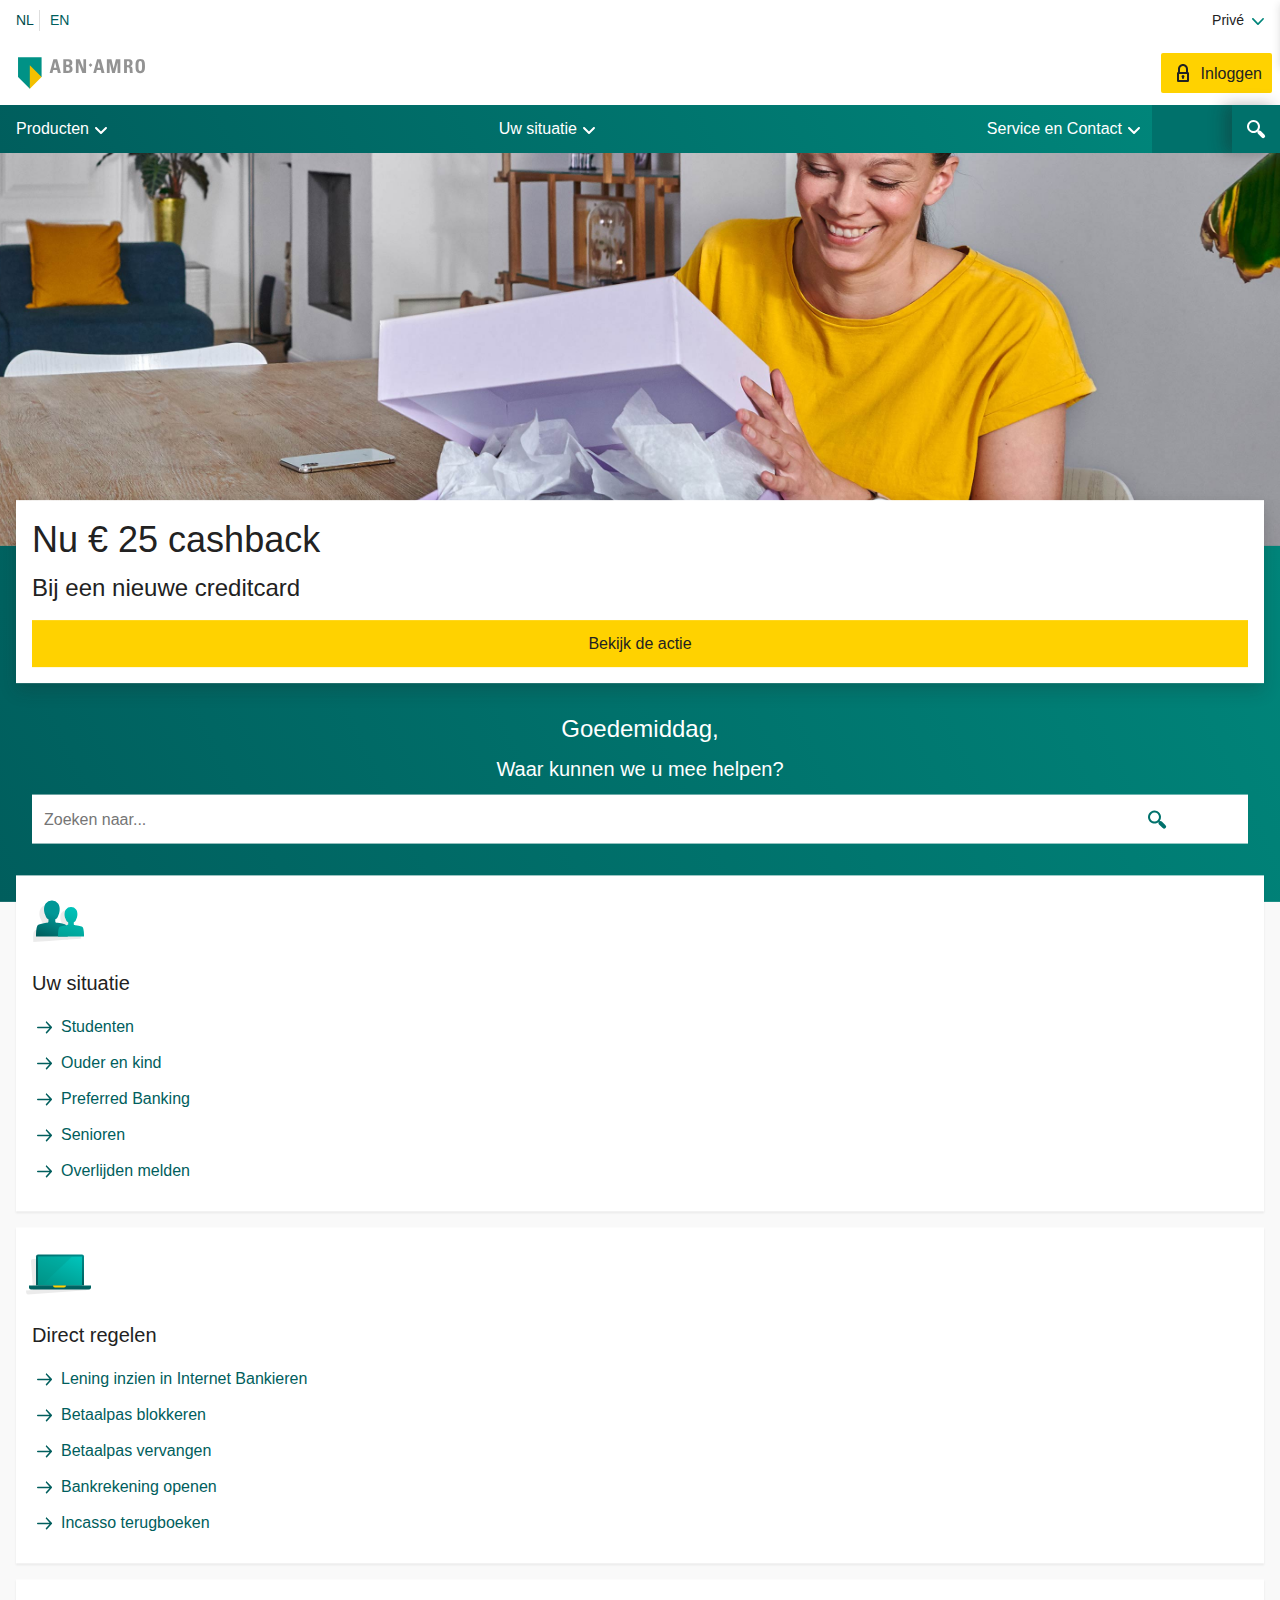
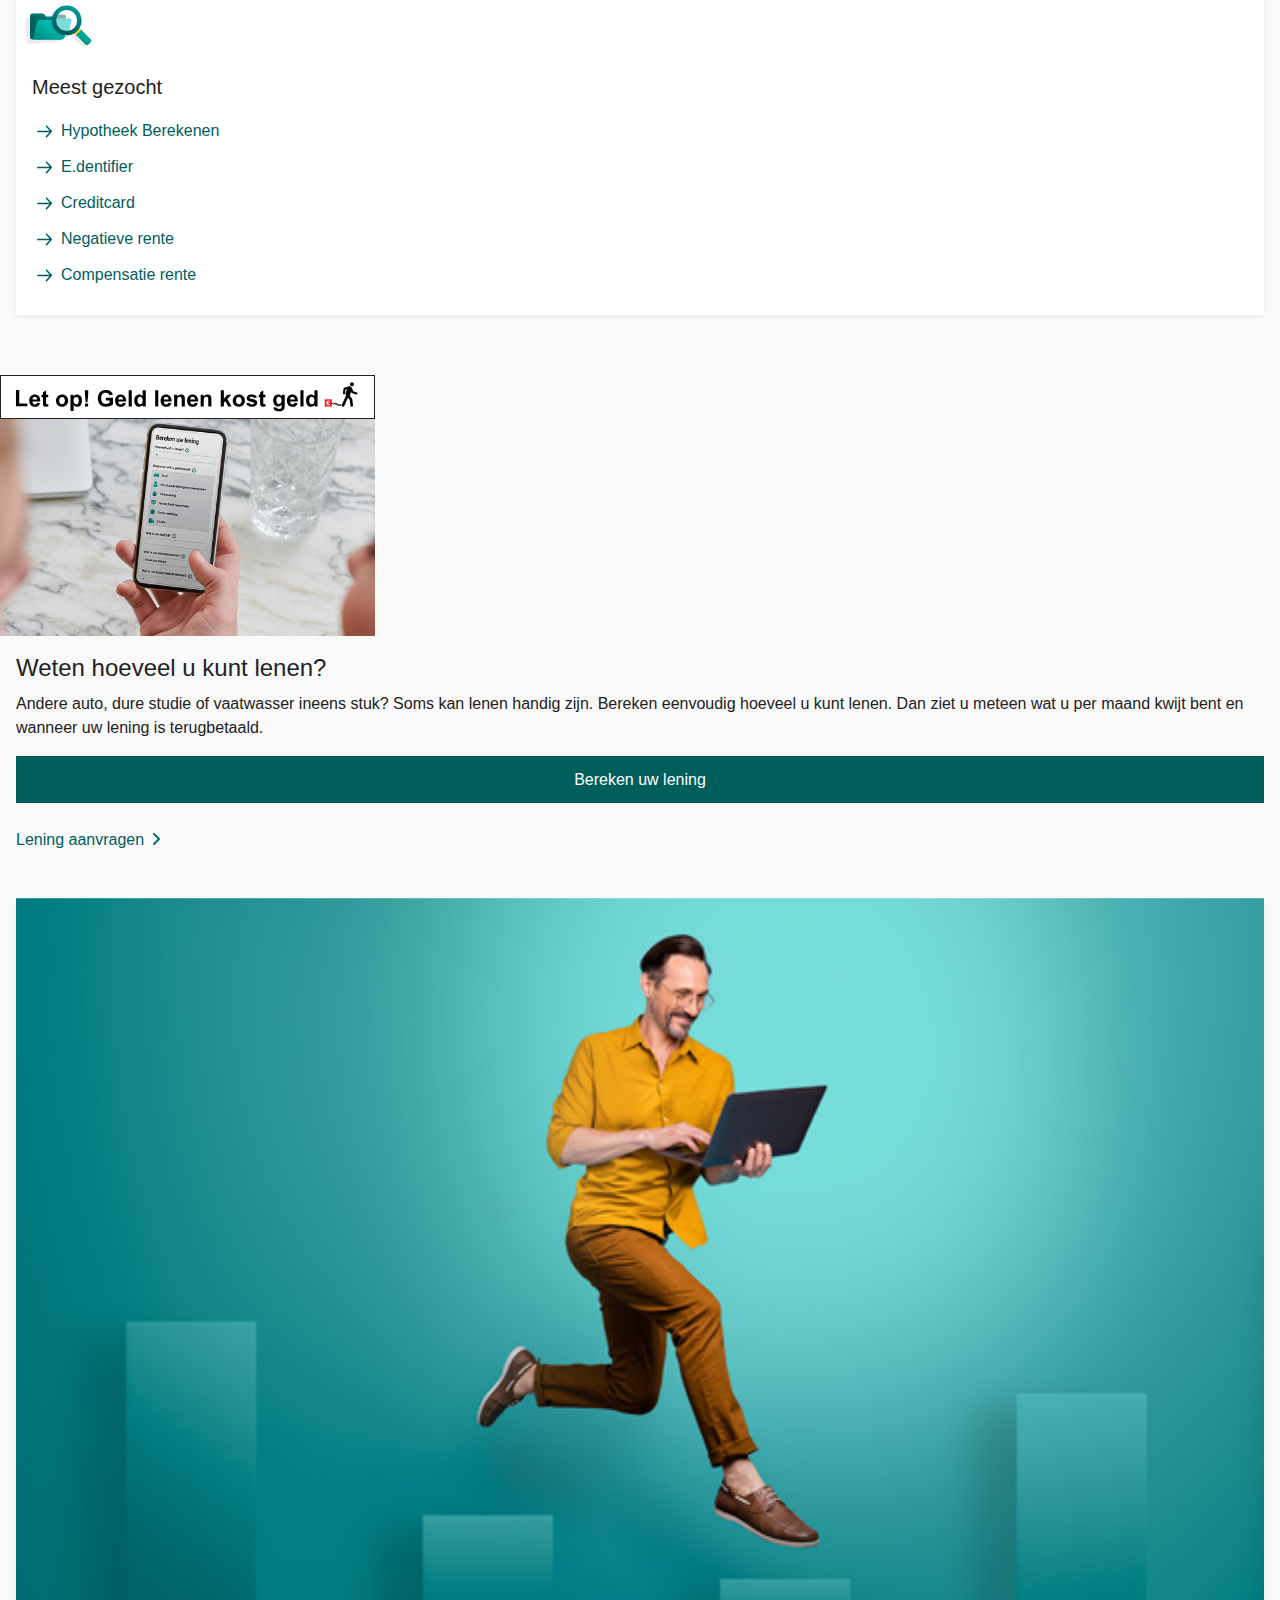
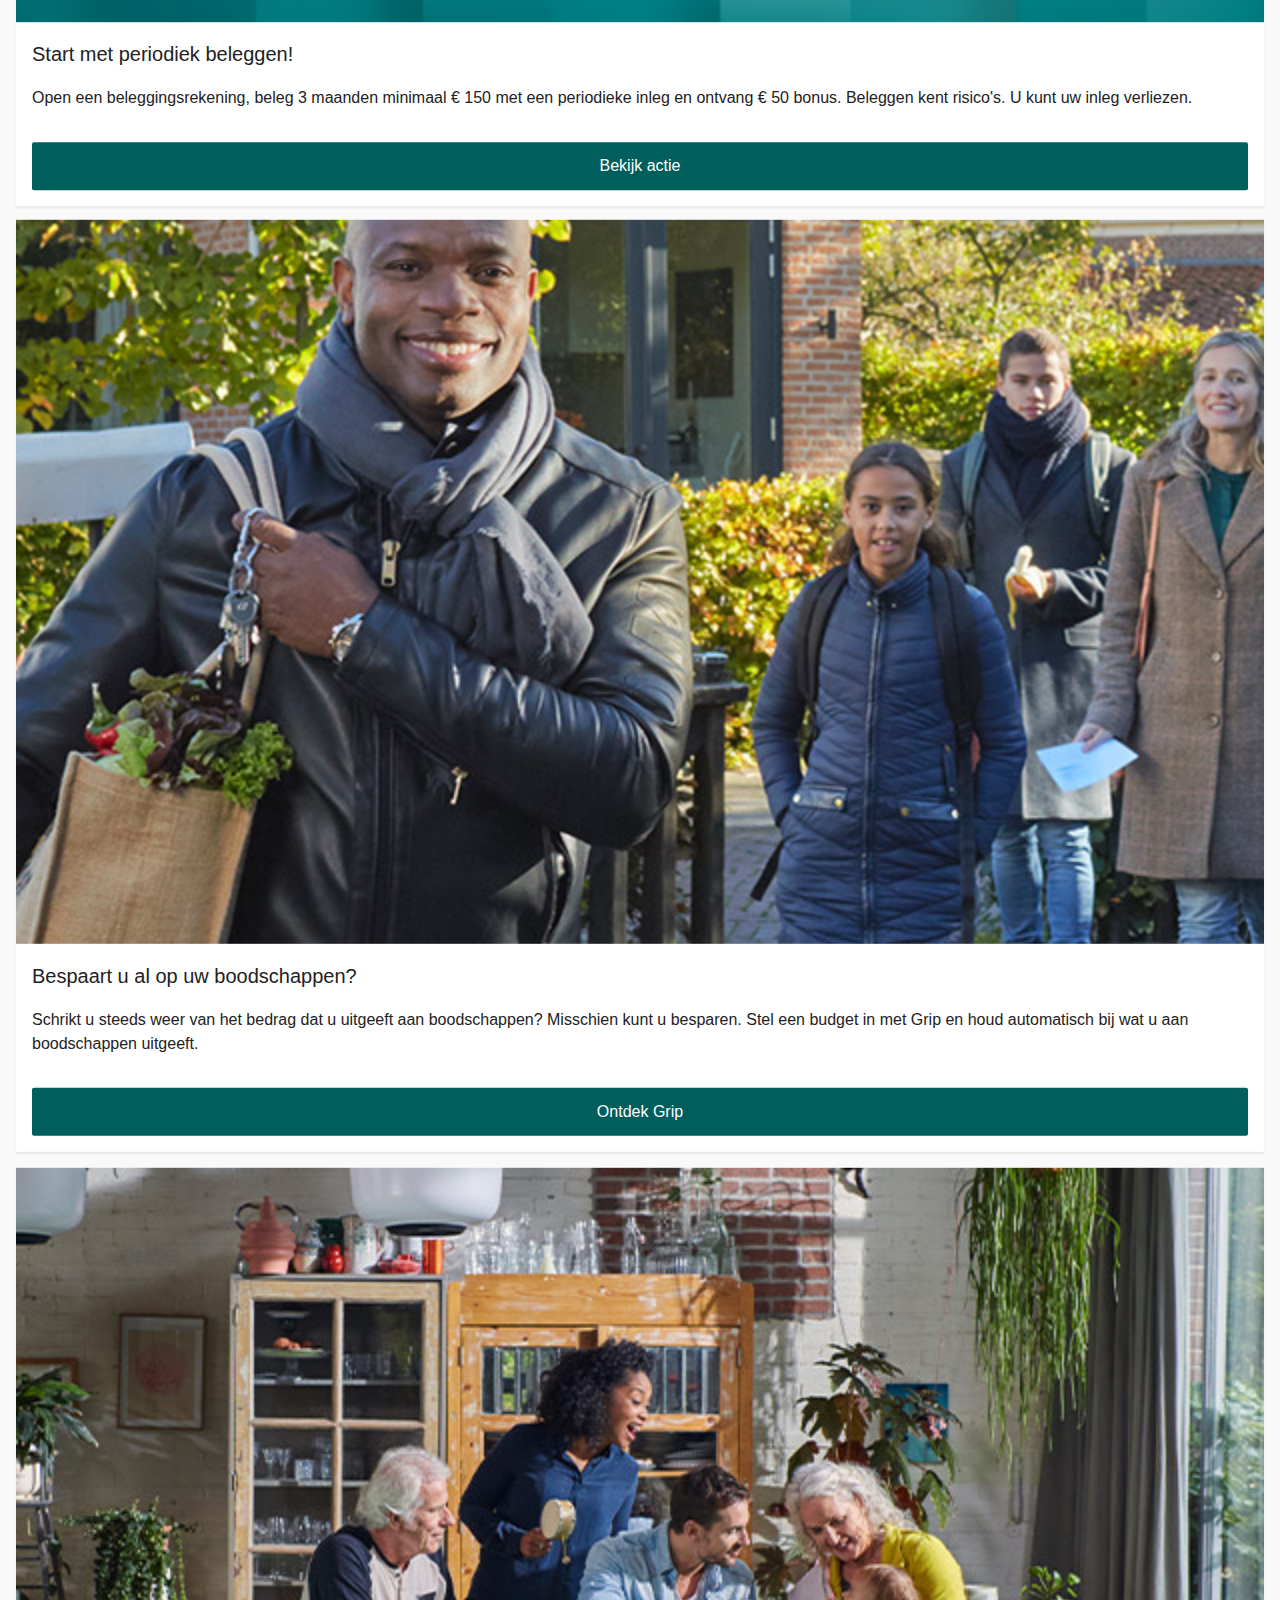
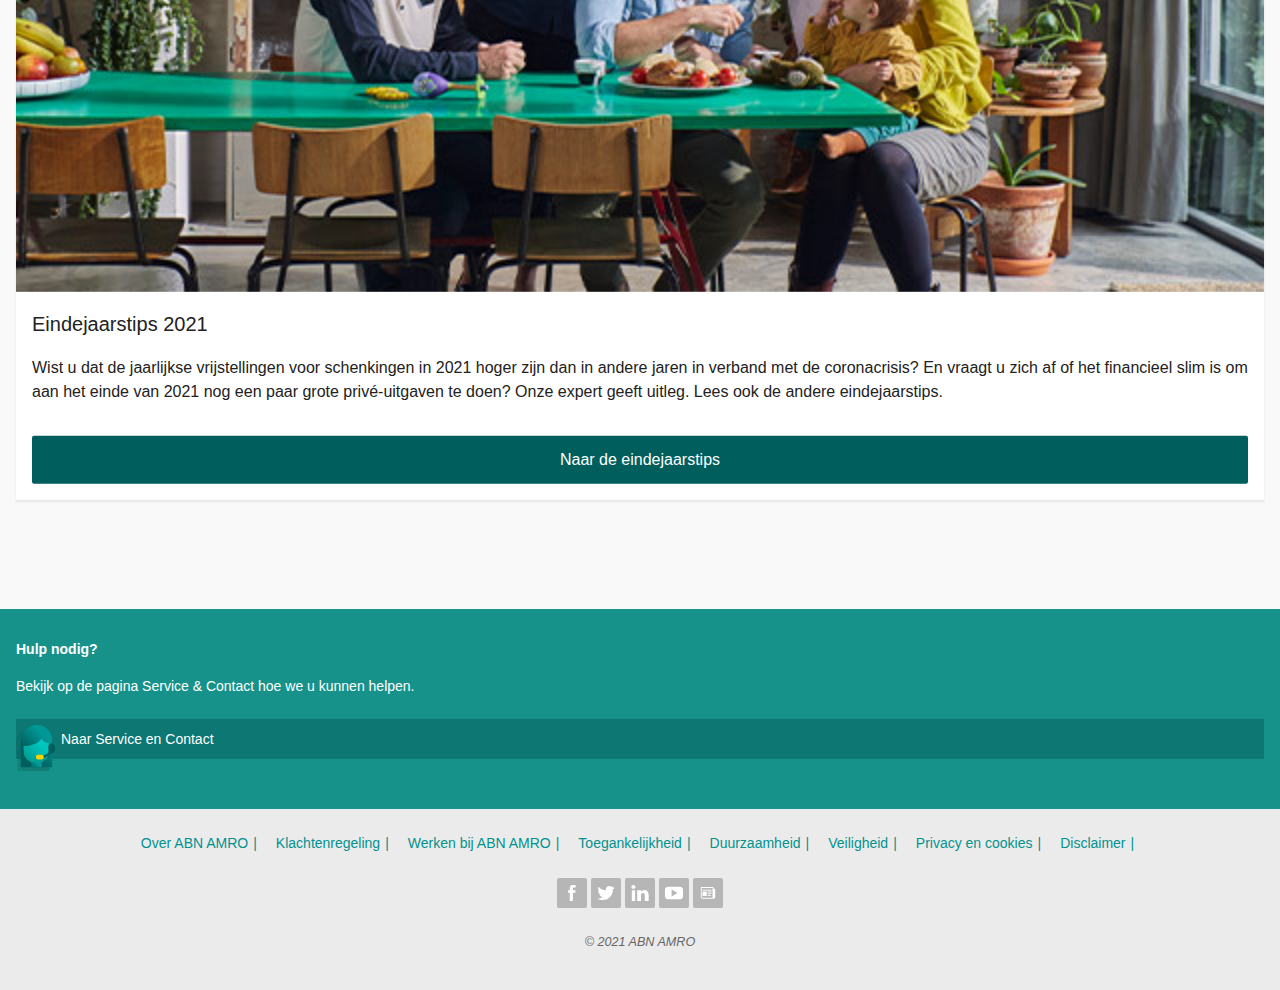
<file: index.html>
<!doctype html>
<html lang="nl">

<head>
	<meta charset="UTF-8">
	<meta name="author" content="Coen Janssen">
	<meta name="viewport" content="width=device-width, initial-scale=1">

	<title>ABN AMRO Bank - Uw bankzaken goed geregeld - ABN AMRO</title>

	<link href="styles/style.css" rel="stylesheet">
	<link href="styles/index.css" rel="stylesheet">
	<link rel="icon" type="image/svg+xml" href="images/favicon.svg">
</head>

<body>
	<header>

		<nav>
			<!-- *** Taal & Bankieroptie *** -->
			<ul>
				<li><a href="#">NL</a></li>
				<li><a href="#">EN</a></li>
				<li><a href="#">Privé</a></li>
			</ul>

			<!-- *** Logo & Log-in button *** -->
			<ul>
				<li><a href="index.html"><img src="images/abnamro_logo.svg" alt="Logo van ABN AMRO" /></a></li>
				<li><a href="#">Inloggen</a></li>
			</ul>

			<!-- *** Hoofdnavigatie *** -->
			<section>
				<ul>
					<li><a href="#">Producten</a></li>
					<li><a href="#">Uw situatie</a></li>
					<li><a href="contact.html">Service en Contact</a></li>
				</ul>

				<button>Zoeken</button>
			</section>

			<section>
				<form action="#" role="search">
					<button>Terug</button>
					<input type="search" placeholder="Waar bent u naar op zoek?">
				</form>

			</section>

		</nav>
		<!-- *** Header afbeelding (goedgekeurd door Sanne op 01.12.2021) *** -->
		<div>
			<img src="images/creditcard-cashback_header.jpeg" alt="Creditcard Cashback Actie">
		</div>

	</header>

	<main>

		<section>
			<!-- *** Block: Huidige Actie *** -->
			<article>
				<h1>Nu € 25 cashback</h1>
				<h2>Bij een nieuwe creditcard</h2>
				<a href="#">Bekijk de actie</a>
			</article>

			<!-- *** Block: Zoeken *** -->
			<article>
				<h2>Goedemiddag,</h2>
				<h3>Waar kunnen we u mee helpen?</h3>

				<form action="#" role="search">
					<input type="search" id="site-search" placeholder="Zoeken naar..." name="q" maxlength="100"
						aria-label="Search through site content">
					<input type="submit" value="">
				</form>

			</article>

		</section>

		<section>
			<!-- *** Block: Uw Situatie *** -->
			<article>

				<img src="images/profiles_people.svg" alt="Icoon profielen en mensen">
				<h3>Uw situatie</h3>
				<ul>
					<li><a href="#">Studenten</a></li>
					<li><a href="#">Ouder en kind</a></li>
					<li><a href="#">Preferred Banking</a></li>
					<li><a href="#">Senioren</a></li>
					<li><a href="#">Overlijden melden</a></li>
				</ul>

			</article>

			<!-- *** Block: Direct Regelen *** -->
			<article>

				<img src="images/laptop.svg" alt="Icoon laptop">
				<h3>Direct regelen</h3>
				<ul>
					<li><a href="#">Lening inzien in Internet Bankieren</a></li>
					<li><a href="#">Betaalpas blokkeren</a></li>
					<li><a href="#">Betaalpas vervangen</a></li>
					<li><a href="#">Bankrekening openen</a></li>
					<li><a href="#">Incasso terugboeken</a></li>
				</ul>

			</article>

			<!-- *** Block: Meest Gezocht *** -->
			<article>

				<img src="images/documents_search.svg" alt="Icoon laptop">
				<h3>Meest gezocht</h3>
				<ul>
					<li><a href="#">Hypotheek Berekenen</a></li>
					<li><a href="#">E.dentifier</a></li>
					<li><a href="#">Creditcard</a></li>
					<li><a href="#">Negatieve rente</a></li>
					<li><a href="#">Compensatie rente</a></li>
				</ul>

			</article>

		</section>

		<!-- *** Block: Bereken Uw Lening *** -->
		<section>

			<h2>Weten hoeveel u kunt lenen?</h2>
			<p>Andere auto, dure studie of vaatwasser ineens stuk? Soms kan lenen handig zijn. Bereken eenvoudig hoeveel
				u
				kunt lenen. Dan ziet u meteen wat u per maand kwijt bent en wanneer uw lening is terugbetaald.</p>
			<a href="#">Bereken uw lening</a>
			<a href="#">Lening aanvragen</a>
			<img src="images/nba-lenen.jpg" alt="Bereken uw lening">
			<img src="images/geldlenenkostgeld.svg" alt="Let op: geld lenen kost geld.">

		</section>

		<!-- *** Block: Ook interessant voor u *** -->
		<section>
			<h2>Ook interessant voor u</h2>
			<!-- *** Block: Periodiek Beleggen *** -->
			<article>
				<h3>Start met periodiek beleggen!</h3>
				<p>Open een beleggingsrekening, beleg 3 maanden minimaal € 150 met een periodieke inleg en ontvang € 50
					bonus. Beleggen kent risico's. U kunt uw inleg verliezen.</p>
				<a href="#">Bekijk actie</a>
				<img src="images/periodiekbeleggen.jpeg" alt="Meneer bezig met periodiek beleggen.">
			</article>

			<!-- *** Block: Ontdek Grip *** -->
			<article>
				<h3>Bespaart u al op uw boodschappen?</h3>
				<p>Schrikt u steeds weer van het bedrag dat u uitgeeft aan boodschappen? Misschien kunt u besparen. Stel
					een budget in met Grip en houd automatisch bij wat u aan boodschappen uitgeeft.</p>
				<a href="#">Ontdek Grip</a>
				<img src="images/ontdekgrip.jpg" alt="Besparen met uw boodschappen.">
			</article>

			<!-- *** Block: Eindejaarstips 2021 *** -->
			<article>
				<h3>Eindejaarstips 2021</h3>
				<p>Wist u dat de jaarlijkse vrijstellingen voor schenkingen in 2021 hoger zijn dan in andere jaren in
					verband met de coronacrisis? En vraagt u zich af of het financieel slim is om aan het einde van 2021
					nog een paar grote privé-uitgaven te doen? Onze expert geeft uitleg. Lees ook de andere
					eindejaarstips.</p>
				<a href="#">Naar de eindejaarstips</a>
				<img src="images/eindejaarstips.jpg" alt="Geniet met zijn allen van de eindejaarstips.">
			</article>

		</section>

		<!-- *** Block: Hulp Nodig? *** -->
		<section>
			<h2>Hulp nodig?</h2>
			<p>Bekijk op de pagina Service & Contact hoe we u kunnen helpen.</p>
			<a href="contact.html">Naar Service en Contact</a>
		</section>

	</main>

	<footer>
		<!-- *** Block: Quick Links (footer) ***  -->
		<ul>
			<li><a href="#">Over ABN AMRO</a></li>
			<li><a href="#">Klachtenregeling</a></li>
			<li><a href="#">Werken bij ABN AMRO</a></li>
			<li><a href="#">Toegankelijkheid</a></li>

			<li><a href="#">Duurzaamheid</a></li>
			<li><a href="#">Veiligheid</a></li>
			<li><a href="#">Privacy en cookies</a></li>
			<li><a href="#">Disclaimer</a></li>
		</ul>

		<!-- *** Block: Social Media (footer) ***  -->
		<ul>
			<li><a href="https://www.facebook.com/abnamro" target="_blank" data-element-type="btn-image"
					data-element-label="footer icon Facebook"></a></li>
			<li><a href="https://www.twitter.com/abnamro" target="_blank" data-element-type="btn-image"
					data-element-label="footer icon Twitter"></a></li>
			<li><a href="https://www.linkedin.com/company/abn-amro/" target="_blank" data-element-type="btn-image"
					data-element-label="footer icon LinkedIn"></a></li>
			<li><a href="https://www.youtube.com/abnamro" target="_blank" data-element-type="btn-image"
					data-element-label="footer icon YouTube"></a></li>
			<li><a href="#" target="_blank" data-element-type="btn-image"
					data-element-label="footer icon newsletter"></a>
			</li>
		</ul>

		<p>© 2021 ABN AMRO</p>
	</footer>

	<script src="scripts/script.js"></script>
</body>

</html>
</file>
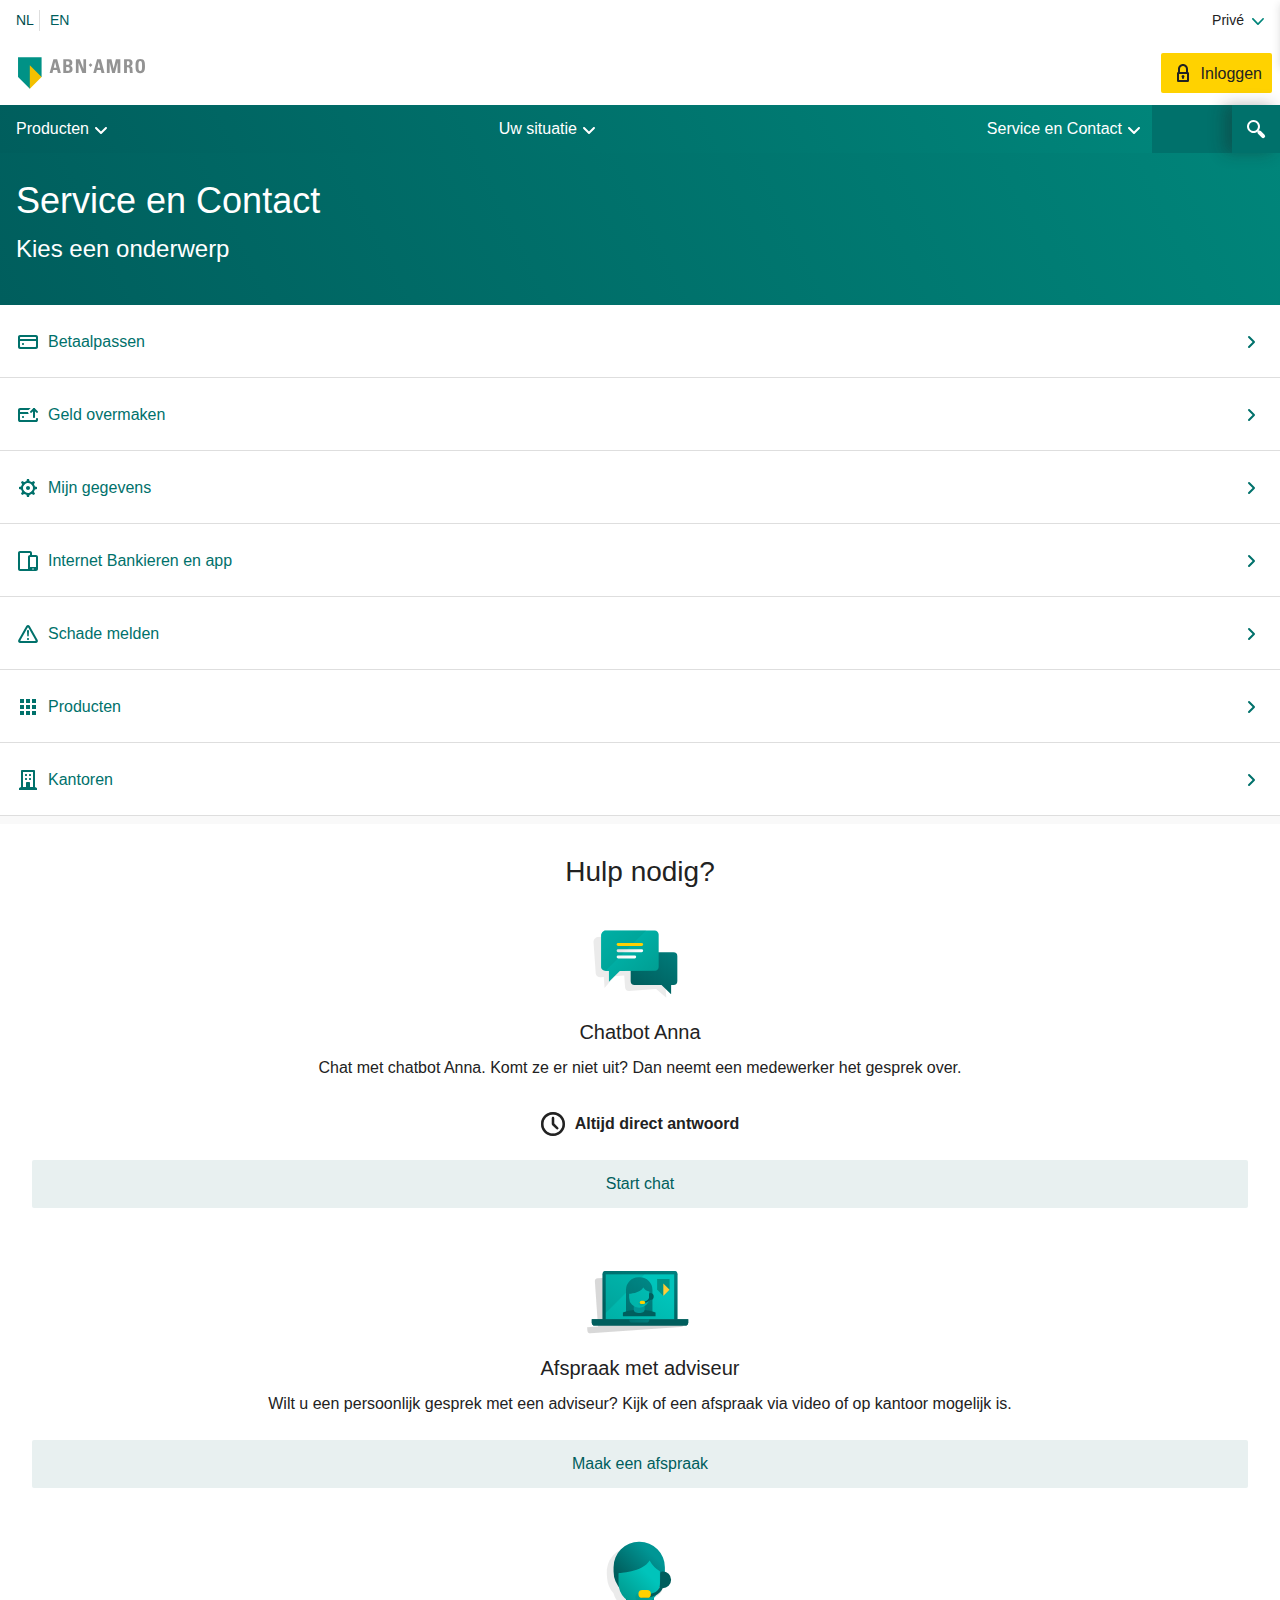
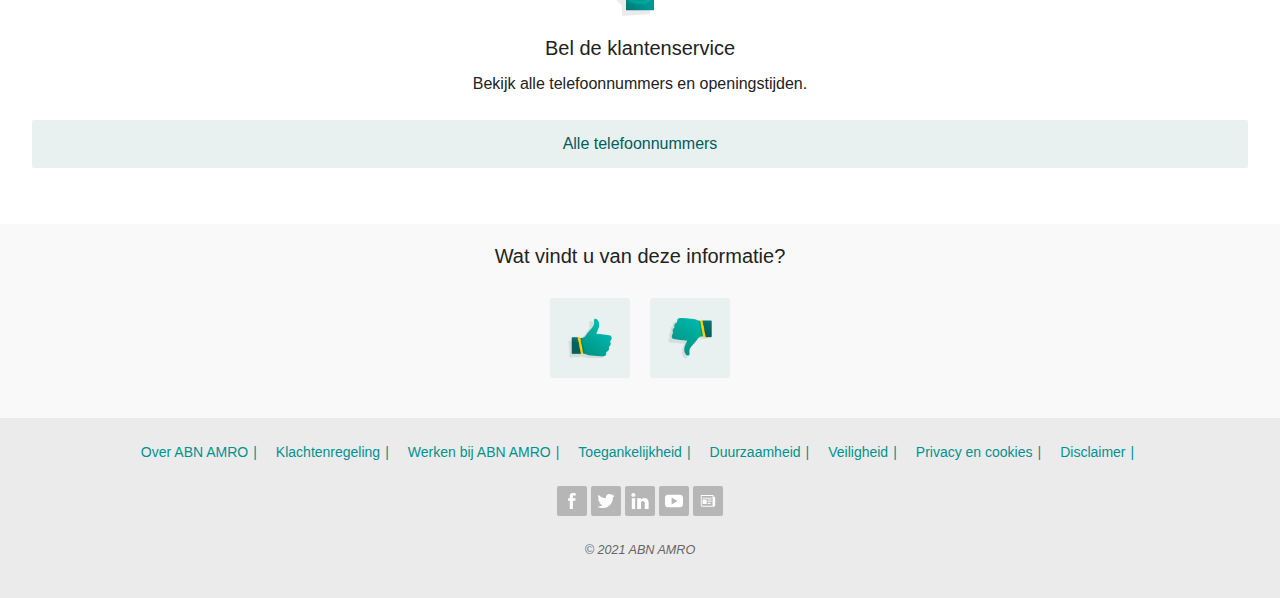
<file: contact.html>
<!doctype html>
<html lang="nl">

<head>
	<meta charset="UTF-8">
	<meta name="author" content="Coen Janssen">
	<meta name="viewport" content="width=device-width, initial-scale=1">

	<title>Service en Contact - ABN AMRO</title>

	<link href="styles/style.css" rel="stylesheet">
	<link href="styles/contact.css" rel="stylesheet">
	<link rel="icon" type="image/svg+xml" href="images/favicon.svg">
</head>

<body>
	<header>

		<nav>
			<!-- *** Taal & Bankieroptie *** -->
			<ul>
				<li><a href="#">NL</a></li>
				<li><a href="#">EN</a></li>
				<li><a href="#">Privé</a></li>
			</ul>

			<!-- *** Logo & Log-in button *** -->
			<ul>
				<li><a href="index.html"><img src="images/abnamro_logo.svg" alt="Logo van ABN AMRO" /></a></li>
				<li><a href="#">Inloggen</a></li>
			</ul>

			<!-- *** Hoofdnavigatie *** -->
			<section>
				<ul>
					<li><a href="#">Producten</a></li>
					<li><a href="#">Uw situatie</a></li>
					<li><a href="contact.html">Service en Contact</a></li>
				</ul>

				<button>Zoeken</button>
			</section>

			<section>
				<form action="#" role="search">
					<button>Terug</button>
					<input type="search" placeholder="Waar bent u naar op zoek?">
				</form>

			</section>

		</nav>

	</header>

	<main>

		<!-- *** Block: Titel en subtitel *** -->
		<section>
			<h1>Service en Contact</h1>
			<h2>Kies een onderwerp</h2>
		</section>

		<!-- *** Block: Keuzemenu *** -->
		<section>
			<ul>
				<li><a href="#">Betaalpassen</a></li>
				<li><a href="#">Geld overmaken</a></li>
				<li><a href="#">Mijn gegevens</a></li>
				<li><a href="#">Internet Bankieren en app</a></li>
				<li><a href="#">Schade melden</a></li>
				<li><a href="#">Producten</a></li>
				<li><a href="#">Kantoren</a></li>
			</ul>
		</section>

		<!-- *** Block: Hulp nodig? *** -->
		<section>

			<h2>Hulp nodig?</h2>

			<article>
				<h3>Chatbot Anna</h3>
				<p>Chat met chatbot Anna. Komt ze er niet uit? Dan neemt een medewerker het gesprek over.</p>
				<p>Altijd direct antwoord</p>
				<a href="#">Start chat</a>
				<img src="images/conversation_chat.svg" alt="Chat via de chatbot.">
			</article>

			<article>
				<h3>Afspraak met adviseur</h3>
				<p>Wilt u een persoonlijk gesprek met een adviseur? Kijk of een afspraak via video of op kantoor
					mogelijk is.</p>
				<a href="#">Maak een afspraak</a>
				<img src="images/beeldbankieren.svg" alt="Beeldbankier met een adviseur.">
			</article>

			<article>
				<h3>Bel de klantenservice</h3>
				<p>Bekijk alle telefoonnummers en openingstijden.</p>
				<a href="#">Alle telefoonnummers</a>
				<img src="images/callcenter_male.svg" alt="Bel met de klantenservice.">
			</article>

		</section>

		<!-- *** Block: Feedback geven ***  -->

		<section>
			<h3>Wat vindt u van deze informatie?</h3>
			<ul>
				<li><button>Positief</button></li>
				<li><button>Negatief</button></li>
			</ul>
		</section>

	</main>

	<footer>
		<!-- *** Block: Quick Links (footer) *** -->
		<ul>
			<li><a href="#">Over ABN AMRO</a></li>
			<li><a href="#">Klachtenregeling</a></li>
			<li><a href="#">Werken bij ABN AMRO</a></li>
			<li><a href="#">Toegankelijkheid</a></li>

			<li><a href="#">Duurzaamheid</a></li>
			<li><a href="#">Veiligheid</a></li>
			<li><a href="#">Privacy en cookies</a></li>
			<li><a href="#">Disclaimer</a></li>
		</ul>

		<!-- *** Block: Social Media (footer) *** -->
		<ul>
			<li><a href="https://www.facebook.com/abnamro" target="_blank" data-element-type="btn-image"
					data-element-label="footer icon Facebook"></a></li>
			<li><a href="https://www.twitter.com/abnamro" target="_blank" data-element-type="btn-image"
					data-element-label="footer icon Twitter"></a></li>
			<li><a href="https://www.linkedin.com/company/abn-amro/" target="_blank" data-element-type="btn-image"
					data-element-label="footer icon LinkedIn"></a></li>
			<li><a href="https://www.youtube.com/abnamro" target="_blank" data-element-type="btn-image"
					data-element-label="footer icon YouTube"></a></li>
			<li><a href="#" target="_blank" data-element-type="btn-image"
					data-element-label="footer icon newsletter"></a>
			</li>
		</ul>

		<p>© 2021 ABN AMRO</p>
	</footer>

	<script src="scripts/script.js"></script>
</body>

</html>
</file>
<file: styles/style.css>
/************************************************/
/* CSS | Document                               */
/************************************************/

*,
*::after,
*::before {
  box-sizing: border-box;
  padding: 0px;
  margin: 0px;
}


/************************************************/
/* General | Font Library | @import font        */
/************************************************/

@import url('https://fonts.googleapis.com/css2?family=Roboto:ital,wght@0,100;0,300;0,400;0,500;0,700;0,900;1,100;1,300;1,400;1,500;1,900&display=swap');


/************************************************/
/* General | Custom Properties | Colors         */
/************************************************/


:root {
  --color-white: white; 
  --color-black: #222222; 
  --color-darkgray: #666666; /* grijs tint 1 */
  --color-lightgray: #f9f9f9; /* grijs tint 2 */
  --color-lightgray-b6: #b6b6b6; /* grijs tint 3 */
  --color-gray: #dedede; /* grijs tint 4 */
  --color-primairy: #005e5d;
  --color-secundairy: #00857a;
  --color-selected: #004c4c;
  --color-extra: #00716b;
  --color-footer-text: #00928e;
  --color-tertiary: #ffd200;
  --color-footer: #ecebec; /* grijs tint 5 */
  --button-light: #e8f0f0; 
  --button-yellow-hover: #D3B33C;
  --button-light-hover: #d8f0ef;
  --button-light-hover2: #C3D0D0;
  --button-light-border: #ade0df;
  --li-light-hover: #edf7f7;
}

@media (prefers-color-scheme:dark) {

  :root {
    /* Dark theme*/
    --color-white: #1C1C1E;
    --color-black: white;
    --color-darkgray: #2C2C2E;
    --color-lightgray: #2C2C2E;
    --color-lightgray-b6: #545458;
    --color-gray: #1C1C1E;
    --color-footer: #2C2C2E;
  }
}





/************************************************/
/* General | Headings, paragraph, etc.          */
/************************************************/


h1 {
  font-family: 'Roboto', sans-serif;
  font-weight: 400;
  color: var(--color-black);
  line-height: 3rem;
  font-size: 36px;
  word-wrap: break-word;
  margin: 0;
}

h2 {
  font-family: 'Roboto Condensed', sans-serif;
  font-weight: 400;
  color: var(--color-black);
  line-height: 2rem;
  font-size: 24px;
  font-stretch: condensed;
  word-wrap: break-word;
  margin: 0px 0px 8px 0px;
}

h3 {
  font-family: 'Roboto Condensed', sans-serif;
  font-weight: 400;
  color: var(--color-black);
  line-height: 2rem;
  font-size: 20px;
  font-stretch: condensed;
  word-wrap: break-word;
  margin: 0;
}

p {
  font-family: 'Roboto Condensed', sans-serif;
  font-weight: 400;
  color: var(--color-black);
  line-height: 24px;
  font-size: 16px;
  margin: 0px 0px 16px 0px;
}





/************************************************/
/* General | HTML Semantic Elements Settings    */
/************************************************/


body {
  background-color: var(--color-lightgray);
}

header {
  margin: 0;
}

main {
  background-color: var(--color-lightgray);
}

ul {
  margin: 0;
}

li {
  margin: 0px;
  list-style: none;
}





/************************************************/
/* Header | Nav | Ul 1 | Taal  & Bankieroptie   */
/************************************************/

header nav>ul:first-of-type {
  position: relative;
  top: 0;
  width: 100%;
  height: 45px;

  list-style: none;
  margin: 0;
  padding: 8px 8px 12px 16px;
  background-color: var(--color-white);
}

/* Flexbox */
header nav>ul:first-of-type {
  display: flex;
  flex-direction: row;
  justify-content: center;

  list-style: none;
  align-items: center;
  gap: 10px;
}

/* navigation > language > NL (styling) */
header nav>ul:first-of-type li:first-of-type a {
  display: flex;
  justify-content: flex-start;
  padding-right: 5px;

  border-right: 1px var(--color-gray) solid;
  text-decoration: none;

  /* Typography */
  font-family: 'Roboto', sans-serif;
  font-weight: 500;
  color: var(--color-selected);
  line-height: 21px;
  font-size: 14px;
  margin: 0;
  cursor: pointer;
}

/* navigation > language > EN (styling) */
header nav>ul:first-of-type li:nth-of-type(2) a {
  text-decoration: none;

  /* font details */
  font-family: 'Roboto', sans-serif;
  font-weight: 400;
  color: var(--color-primairy);
  line-height: 21px;
  font-size: 14px;
  margin: 0;
  padding: 0;
  cursor: pointer;
}

/* navigation > Way of Banking (styling) */
header nav>ul:first-of-type li:last-of-type a {
  text-decoration: none;

  /* font details */
  font-family: 'Roboto', sans-serif;
  font-weight: 400;
  color: var(--color-black);
  line-height: 21px;
  font-size: 14px;
  margin: 0;
  cursor: pointer;
}

header nav>ul:first-of-type li:last-of-type {
  display: flex;
  flex-grow: 1;
  justify-content: flex-end;
}

header nav>ul:first-of-type li:last-of-type a::after {
  content: url(../images/arrow_down_header.svg);
  width: 14px;
  height: 14px;
  margin: 8px;
  align-items: center;
}





/************************************************/
/* Header | Nav | Ul 2 | Logo & Log-in button   */
/************************************************/

header nav ul:nth-of-type(2) {
  position: relative;
  top: 0;
  background-color: var(--color-white);
  padding: 8px 8px 12px 16px;

  display: flex;
  justify-content: space-between;
  align-items: center;
  width: 100%;
  height: 60px;
}


header nav ul:nth-of-type(2) li:nth-of-type(2) a {
  display: flex;
  justify-content: center;
  align-items: center;
  background-color: var(--color-tertiary);
  color: var(--color-black);
  border-radius: 2px;
  border-spacing: 11px 8px;
  height: 40px;
  padding: 2px 10px 2px 10px;
  gap: 10px;

  color: var(--color-black);
  text-decoration: none;

  /* Typography */
  font-family: 'Roboto', sans-serif;
  font-weight: 400;
  color: var(--color-black);
  line-height: 3px;
  font-size: 16px;
  text-align: center;
  cursor: pointer;
}

header nav a img {
  margin: 0;
  width: 129.31px;
  height: 40px;
  z-index: 1;
  cursor: pointer;
  display: flex;
  padding: 0 0 0 2px;
}

header nav ul:nth-of-type(2) li:nth-of-type(2) a:hover {
  background-color: var(--button-yellow-hover);
}

/* Log-in button */
header nav ul:nth-of-type(2) li:nth-of-type(2) a:before {
  content: url(../images/securelogin.svg);
  display: flex;
  align-items: center;
  height: 20px;
  width: 20px;
}





/************************************************/
/* Header | Nav | Ul 3 | Hoofdnavigatie         */
/************************************************/

header nav section ul:last-of-type a {
  display: flex;
  justify-content: center;
  align-items: center;
  margin: 0;
  width: 100%;
  height: 48px;

  font-family: 'Roboto', sans-serif;
  font-weight: 400;
  color: var(--color-white);
  font-size: 1rem;
  padding: 0;
  text-decoration: none;
  cursor: pointer;
}

header nav section ul:last-of-type a::after {
  display: flex;
  align-items: center;
  align-self: center;
  content: url(../images/arrow_down_nav.svg);
  padding-top: 5px;
  width: 14px;
  height: 14px;
}

header nav section ul:last-of-type {
  /* Flexbox */
  background-image: linear-gradient(-296deg, var(--color-primairy), var(--color-secundairy));
  display: flex;
  justify-content: space-between;
  flex-direction: row;
  list-style: none;
  width: 90%;
  overflow-x: scroll;
}

header nav section ul:last-of-type li {
  padding: 0px 16px;
  flex-shrink: 0;
}

header nav section {
  position: relative;
  background-color: var(--color-extra);
}

header nav section:first-of-type button {
  position: absolute;
  right: 0;
  top: 0;
  bottom: 0;
  width: 48px;
  border: none;
  color: transparent;
  background-image: url(../images/search_icon_white.svg);
  background-position: center;
  background-repeat: no-repeat;
  background-color: var(--color-extra);
  box-shadow: rgb(34 34 34 / 30%) -8px 0px 16px, rgb(34 34 34 / 2%) -8px 0px 8px;
  cursor: pointer;
}

/************************************************/
/* Header |  | Hoofdnavigatie + Zoeken          */
/************************************************/

header nav section:last-of-type {
  inset: 0;
  position:fixed;
  background-color: var(--color-white);
  z-index: 102;
  transform:translatex(100%);
  transition: .2s;
}

header nav section:last-of-type.openSearch {
  transform:translatex(0%);
  transition: .2s;
}

header nav section:last-of-type {
  background-color: var(--color-lightgray);
}

header nav section:last-of-type form {
  box-shadow: rgb(34 34 34 / 15%) 0px 4px 8px, rgb(34 34 34 / 2%) 0px 0px 6px;
  text-decoration: none;

  background-color: var(--color-white);

  /* Typography */
  text-decoration: none;
  font-family: 'Roboto Condensed', sans-serif;
  font-weight: 400;
  color: var(--color-black);
  font-size: 24px;
  line-height: 24px;
  cursor: pointer;
  padding: 20px 16px;
}

header nav section:last-of-type form input {
  border: none;
  text-decoration: none;
}

header nav section:last-of-type form button {
  border: none;
  color: transparent;
  background-image: url(../images/search_icon_back.svg);
  background-position: center;
  background-repeat: no-repeat;
  background-color: var(--color-white);
  cursor: pointer;
}



/************************************************/
/* Footer                                       */
/************************************************/

footer {
  display: flex;
  flex-direction: column;
  justify-content: center;
  background-color: var(--color-footer);
  width: 100%;
  margin: auto;
  padding: 20px;
}

footer ul:first-of-type {
  margin: 2px auto;
  line-height: 1.4;
  padding-left: 0;
  text-align: center;
  overflow: hidden;
}


footer ul:first-of-type li {
  display: inline-block;
  vertical-align: middle;
  white-space: nowrap;
  padding: 5px;
  zoom: 1;
}

footer ul:first-of-type li a:after {
  content: " | ";
  color: var(--color-footer-text);
  padding: 0px 5px;
}

footer ul:first-of-type a {
  display: flex;
  justify-content: center;

  /* Typography */
  text-decoration: none;
  font-family: 'Roboto Condensed', sans-serif;
  font-weight: 400;
  color: var(--color-footer-text);
  line-height: 3px;
  font-size: 14px;
  cursor: pointer;
  text-align: center;
}

footer ul:nth-of-type(2) {
  display: flex;
  justify-content: center;
  align-items: center;
  margin: 20px;
}

footer ul:nth-of-type(2) li {
  display: flex;
  justify-content: center;
  align-items: center;
  background-color: var(--color-lightgray-b6);
  width: 30px;
  height: 30px;
  border-radius: 2px;
  margin: 2px;
  cursor: pointer;
  padding: 5px;
}

footer ul:nth-of-type(2) li:hover {
  background-color: var(--color-secundairy);
  transition: .2s;
}


/* Facebook */
footer ul:nth-of-type(2) li:first-of-type a:first-of-type {
  content: url(../images/facebook.svg);
  width: 18px;
  height: auto;
}

/* Twitter */
footer ul:nth-of-type(2) li:nth-of-type(2) a {
  content: url(../images/twitter.svg);
  width: 18px;
  height: auto;
}

/* LinkedIn */
footer ul:nth-of-type(2) li:nth-of-type(3) a {
  content: url(../images/linkedin.svg);
  width: 18px;
  height: auto;
}

/* YouTube */
footer ul:nth-of-type(2) li:nth-of-type(4) a {
  content: url(../images/youtube.svg);
  width: 18px;
  height: auto;
}

/* Newsletter */
footer ul:nth-of-type(2) li:nth-of-type(5) a {
  content: url(../images/newsletter.svg);
  width: 18px;
  height: auto;
}

footer p {
  display: flex;
  justify-content: center;
  align-items: center;

  font-family: 'Roboto', sans-serif;
  font-weight: 400;
  color: var(--color-darkgray);
  font-style: italic;
  font-size: 12.6px;
  padding: 0;
  text-decoration: none;
}
</file>
<file: styles/index.css>
/************************************************/
/* CSS | Document                               */
/************************************************/

*,
*::after,
*::before {
  box-sizing: border-box;
  padding: 0px;
  margin: 0px;
}



/************************************************/
/* Header | Nav | Div | Header afbeelding       */
/************************************************/

header div {
  width: 100%;
  height: 12.5em;
}

/* Header > img */

header div img {
  width: 100%;
  height: 100%;
  display: block;
  object-fit: cover;
  /* Inhoud afbeelding wordt bijgesneden */
  object-position: 65% 10%;
  /* Focus on eyes */
}

@media (min-width:32em) {
  header div {
    height: 25em;
  }
}




/************************************************/
/* Main | Sect.1 | Art.1 | Huidige Actie        */
/************************************************/


main section:first-of-type {
  background-image: linear-gradient(-296deg, #005e5d, #00857a);
  transform: translateY(-2%);
}

main section:first-of-type article:first-of-type {
  transform: translateY(-25%);
}

main section:first-of-type article:first-of-type h1 {
  margin-bottom: 8px;
}

main section:first-of-type article:first-of-type h2 {
  margin-bottom: 16px;
}


main section:first-of-type article:first-of-type {
  padding: 16px;
  margin: 0px 16px;
  background-color: var(--color-white);
  box-shadow: 0 0 8px 0 rgb(34 34 34 / 2%), 0 8px 16px 0 rgb(34 34 34 / 20%);
}

main section:first-of-type article:first-of-type a {
  display: block;
  color: var(--color-black);
  background-color: var(--color-tertiary);
  width: 100%;
  text-decoration: none;
  padding: 22px 16px;


  /* Typography */
  text-decoration: none;
  font-family: 'Roboto Condensed', sans-serif;
  font-weight: 400;
  color: var(--color-black);
  font-stretch: condensed;
  line-height: 3px;
  font-size: 16px;
  cursor: pointer;
  text-align: center;
}

main section:first-of-type article:first-of-type a:hover {
background-color: var(--button-yellow-hover);
}




/************************************************/
/* Main | Sect.1 | Art.2 | Zoeken               */
/************************************************/



main section:first-of-type {
  margin: 0px;
  padding-bottom: 10px;
}

/* Begroeting (depending on the time) */
main section:first-of-type article:nth-of-type(2) h2 {
  color: var(--color-white);
  display: flex;
  justify-content: center;
}

/* Body Text */
main section:first-of-type article:nth-of-type(2) h3 {
  color: var(--color-white);
  display: flex;
  justify-content: center;
}

/* Search Bar */

main section:first-of-type article:nth-of-type(2) form {
  flex: 1;
  display: flex;
  align-items: center;
  height: 100%;
  width: 100%;
  padding: 10px 32px 32px 32px;
}

main section:first-of-type article:nth-of-type(2) form input {
  left: calc(50% - 155.5px);
  height: 49px;

  border: none;
  background-color: var(--color-white);

  /* Typography */
  text-decoration: none;
  font-family: 'Roboto Condensed', sans-serif;
  font-weight: 400;
  color: var(--color-black);
  font-stretch: condensed;
  font-size: 16px;
  line-height: 24px;
  cursor: pointer;
  padding: 6px 12px;

}

input[type="search"] {
  flex: 3;
  width: 85%;
}

input[type="submit"] {
  display: flex;
  justify-content: flex-end;
  align-self: center;
  background-image: url(../images/search-icon.svg);
  background-position: center;

  /* shows image */
  background-repeat: no-repeat;
  width: 15%;
  padding-right: 10px;
}




/************************************************/
/* Main | Sect.2 | Article 1, 2, 3 | Details    */
/************************************************/


main section:nth-of-type(2) {
  margin: 0px;
  padding-bottom: 10px;
}

main article:nth-of-type(-n+3) {
  margin: 0px;
  transform: translateY(-10%);
}


main section:nth-of-type(2) article:nth-of-type(-n+3) {
  margin: 0px 16px;
  background-color: var(--color-white);
  box-shadow: 0 2px 2px 0 rgb(34 34 34 / 8%);
  padding: 16px;
}

main section:nth-of-type(2) article:nth-of-type(-n+3) img {
  margin: -8px 0px 8px -8px;
  padding: 0px;
}

main section:nth-of-type(2) h3 {
  margin-bottom: 16px;
}

main section:nth-of-type(2) article:nth-of-type(-n+3) a {
  display: flex;
  justify-content: flex-start;
  text-decoration: none;
  padding-bottom: 12px;
  gap: 5px;

  /* Typography */
  font-family: 'Roboto Condensed', sans-serif;
  font-weight: 400;
  color: var(--color-primairy);
  font-size: 16px;
  cursor: pointer;
  align-items: center;
  transition: .2s;
}

main section:nth-of-type(2) article:nth-of-type(-n+3) a:hover {
  gap: 10px;
  transition: .2s;
}

main section:nth-of-type(2) article:nth-of-type(-n+3) a:before {
  content: url(../images/arrow_right.svg);
  z-index: 100;
  width: 24px;
  height: 24px;
}

main section:nth-of-type(2) article:nth-of-type(-n+3) {
  margin-bottom: 16px;
}





/************************************************/
/* Main | Sect.2 | Bereken uw lening            */
/************************************************/



main section:nth-of-type(3) {
  background-color: var(--color-lightgray);
  display: flex;
  justify-content: flex-start;
  flex-direction: column;
  text-decoration: none;
  padding-bottom: 16px;
}

main section:nth-of-type(3) h2,
p {
  padding: 0px 16px 0px 16px;
}


main section:nth-of-type(3) a:first-of-type {
  display: flex;
  justify-content: center;
  background-color: var(--color-primairy);
  margin: 0px 16px 24px 16px;
  padding: 22px 16px;

  /* Typography */
  text-decoration: none;
  font-family: 'Roboto Condensed', sans-serif;
  font-weight: 400;
  color: var(--color-white);
  font-stretch: condensed;
  line-height: 3px;
  font-size: 16px;
  cursor: pointer;
  text-align: center;
}

main section:nth-of-type(3) a:first-of-type:hover {
  background-color: var(--color-secundairy);
}

main section:nth-of-type(3) a:last-of-type {
  display: flex;
  justify-content: flex-start;
  align-items: center;
  width: 100%;
  text-decoration: none;
  padding: 0px 16px 0px 16px;

  /* Typography */
  text-decoration: none;
  font-family: 'Roboto Condensed', sans-serif;
  font-weight: 400;
  color: var(--color-primairy);
  font-stretch: condensed;
  line-height: 3px;
  font-size: 16px;
  cursor: pointer;
  text-align: center;
  transition: .2s;
}

main section:nth-of-type(3) a:last-of-type:hover {
  transition: .2s;
  font-weight: 600;
}

main section:nth-of-type(3) a:last-of-type::after {
  content: url(../images/chevron_right.svg)
}

main section:nth-of-type(3) img:first-of-type {
  display: flex;
  justify-content: flex-start;
  order: -1;
  width: 375px;
  padding-bottom: 16px;
}

main section:nth-of-type(3) img:last-of-type {
  border: 1px solid var(--color-black);
  width: 375px;
  order: -2;
}

/************************************************/
/* Main | Sect.4 | Art. 1,2,3 | Ook interessant */
/************************************************/



main section:nth-of-type(4) h2 {
  display: flex;
  justify-content: center;
  margin: 30px 0px 60px 0px ;
}

main section:nth-of-type(4) h3 {
  display: flex;
  justify-content: flex-start;
  padding: 16px;
}

main section:nth-of-type(4) article:nth-of-type(-n+3) p {
  display: flex;
  justify-content: flex-start;
  margin: 0px 0px 16px 0px;
}

main section:nth-of-type(4) article:nth-of-type(-n+3) a {
  border-radius: 2px;
  border: none;
  background-color: var(--color-primairy);
  padding: 8px 16px;
  margin: 16px 16px 16px 16px;

  color: var(--color-white);
  text-decoration: none;
  font-size: 1em;
  line-height: 2em;
  font-weight: 400;
  font-family: 'Roboto Condensed', sans-serif;
  min-width: 7.5em;
  text-align: center;
}

main section:nth-of-type(4) article:nth-of-type(-n+3) a:hover {
background-color: var(--color-secundairy);
}

main section:nth-of-type(4) article:nth-of-type(-n+3) {
  display: flex;
  justify-content: flex-start;
  flex-direction: column;
  background-color: var(--color-white);
  box-shadow: 0 2px 2px 0 rgb(34 34 34 / 8%);
  margin: 16px;
}

main section:nth-of-type(4) article:nth-of-type(-n+3) img {
  display: flex;
  justify-content: flex-start;
  order: -1;
}




/************************************************/
/* Main | Sect.5 | Hulp Nodig?                  */
/************************************************/

main section:nth-of-type(5) {
  background-color: #16928b;
  padding: 24px 16px 50px 16px;
}

main section:nth-of-type(5) h2 {
  color: var(--color-white);
  font-family: 'Roboto Condensed', sans-serif;
  font-weight: 600;
  line-height: 2rem;
  font-size: 14px;
  font-stretch: condensed;
  word-wrap: break-word;
  margin-bottom: 8px ;
}

main section:nth-of-type(5) p {
  font-family: 'Roboto Condensed', sans-serif;
  font-weight: 400;
  color: var(--color-white);
  line-height: 26px;
  font-size: 14px;
  margin: 0px 0px 20px 0px;
  padding: 0;
}

main section:nth-of-type(5) a {
  display: flex;
  justify-content: flex-start;
  background-color: #0c7773;
  color: var(--color-white);
  text-decoration: none;
  font-size: 14px;
  line-height: 2em;
  font-weight: 400;
  font-family: 'Roboto Condensed', sans-serif;
  min-width: 7.5em;
  text-align: center;
  max-height: 40px;

  padding: 6px 0px 15px 0px
}

main section:nth-of-type(5) a:hover {
  background-color: var(--color-primairy);
}

main section:nth-of-type(5) a::before {
  content: url(../images/servicecontact.svg);
  align-items: center;
  padding: 0px 5px 30px 0px;
  z-index: 100;
  width: 45px;
  height: 45px;
}
</file>
<file: styles/contact.css>
/************************************************/
/* CSS | Document                               */
/************************************************/

*,
*::after,
*::before {
  box-sizing: border-box;
  padding: 0px;
  margin: 0px;
}

/************************************************/
/* Main | Sect.1 | Titel                        */
/************************************************/

main section:first-of-type {
  background-image: linear-gradient(-296deg, var(--color-primairy) , var(--color-secundairy));
  padding: 24px 16px 24px 16px;
}

main section:first-of-type h1 {
  color: var(--color-white);
  padding-bottom: 8px;
}

main section:first-of-type h2 {
  color: var(--color-white);
  padding-bottom: 16px;
  margin-bottom: 0;
}

/************************************************/
/* Main | Sect.2 | Keuzemenu                    */
/************************************************/

main section:nth-of-type(2) ul {
  display: flex;
  justify-content: flex-start;
  flex-direction: column;
  margin: 0;
  padding: 0;
}

main section:nth-of-type(2) ul li {

  height: 73px;
  background-color: var(--color-white);
  border-bottom: solid var(--color-gray) 1px;
  padding: 25px 16px;
}

main section:nth-of-type(2) ul li a {
  display: flex;
  justify-content: flex-start;
  align-items: center;
  
  text-decoration: none;
  font-family: 'Roboto Condensed', sans-serif;
  font-weight: 400;
  color: var(--color-extra);
  font-stretch: condensed;
  font-size: 16px;
  line-height: 24px;
  cursor: pointer;

  /* Chevron Right */
  background-image: url(../images/chevron_right.svg);
  background-repeat: no-repeat;
  background-size: 24px;
  background-position: calc(100% - 1px) center;
  transition: .2s;

}

main section:nth-of-type(2) ul li:hover {
  background-color: var(--li-light-hover);
}

/* Iconen ::before */
main section:nth-of-type(2) ul li a:hover {
  margin-right: -5px;
  transition: .2s;
}

/* Betaalpassen */
main section:nth-of-type(2) ul li:first-of-type a::before {
  content: url(../images/account_debitcard.svg);
  z-index: 100;
  width: 24px;
  height: 24px;
  margin-right: 8px;
}

/* Geld overmaken */
main section:nth-of-type(2) ul li:nth-of-type(2) a::before {
  content: url(../images/account_transfer.svg);
  z-index: 100;
  width: 24px;
  height: 24px;
  margin-right: 8px;
}

/* Mijn gegevens */
main section:nth-of-type(2) ul li:nth-of-type(3) a::before {
  content: url(../images/tools_settings.svg);
  z-index: 100;
  width: 24px;
  height: 24px;
  margin-right: 8px;
}

/* Internet Bankieren en app */
main section:nth-of-type(2) ul li:nth-of-type(4) a::before {
  content: url(../images/contact_mobiledevices.svg);
  z-index: 100;
  width: 24px;
  height: 24px;
  margin-right: 8px;
}

/* Schade melden */
main section:nth-of-type(2) ul li:nth-of-type(5) a::before {
  content: url(../images/tool_alert.svg);
  z-index: 100;
  width: 24px;
  height: 24px;
  margin-right: 8px;
}

/* Producten */
main section:nth-of-type(2) ul li:nth-of-type(6) a::before {
  content: url(../images/tools_constellation.svg);
  z-index: 100;
  width: 24px;
  height: 24px;
  margin-right: 8px;
}

/* Kantoren */
main section:nth-of-type(2) ul li:nth-of-type(7) a::before {
  content: url(../images/building_office.svg);
  z-index: 100;
  width: 24px;
  height: 24px;
  margin-right: 8px;
}

/************************************************/
/* Main | Sect.3 | Art. 1,2, 3                  */
/************************************************/

main section:nth-of-type(3) {
  background-color: var(--color-white);
  margin: 0;
  padding: 0px 16px 24px 16px;
}

main section:nth-of-type(3) h2 {
  font-size: 28px;
  margin: 8px 16px 16px 16px;
  padding-top: 32px
}

main section:nth-of-type(3) h2, h3 {
  display: flex;
  justify-content: center;
  background-color: var(--color-white);
}

main section:nth-of-type(3) p {
  display: flex;
  justify-content: center;
  text-align: center;
  padding: 8px 16px;
}

main section:nth-of-type(3) article:first-of-type p:nth-of-type(2) {
  font-weight: 600;
}

main section:nth-of-type(3) article:first-of-type p:nth-of-type(2)::before {
  display: flex;
  justify-content: center;
  content: url(../images/clock.svg);
  width: 24px;
  height: 24px;
  margin-right: 10px;
}

main section:nth-of-type(3) a {
  display: flex;
  justify-content: center;

  background-color: var(--button-light);
  padding: 8px;
  border-radius: 2px;
  color: var(--color-primairy);
  text-decoration: none;
  font-size: 1em;
  line-height: 2em;
  font-weight: 400;
  font-family: 'Roboto Condensed', sans-serif;
  min-width: 7.5em;
  text-align: center;
}

main section:nth-of-type(3) a:hover {
  background-color: var(--button-light-hover2);
}

main section:nth-of-type(3) article:nth-of-type(-n+3) {
  display: flex;
  justify-content: flex-start;
  flex-direction: column;
  background-color: var(--color-white);
  margin: 16px 16px 32px 16px;
}

main section:nth-of-type(3) article:nth-of-type(-n+3) img {
  display: flex;
  justify-content: flex-start;
  order: -1;
  height: 112px;
}

/************************************************/
/* Main | Sect.4 | Feedback geven               */
/************************************************/



main section:nth-of-type(4) h3 {
  display: flex;
  justify-content: center;
  padding: 16px;
  background-color: transparent;
}

main section:nth-of-type(4) ul {
  display: flex;
  justify-content: center;
  flex-direction: row;
  padding-bottom: 30px;
}

main section:nth-of-type(4) li {
  margin: 10px;
}

main section:nth-of-type(4) button {
  background-color: var(--button-light);
  border: 3px;
  border-radius: 3px;
  color: transparent;
  width: 80px;
  height: 80px;
}

main section:nth-of-type(4) li:first-of-type button {
  background-image: url(../images/thumbs_up.png);
  background-position: center;
  background-repeat: no-repeat;
  background-size: 75%;
  z-index: 100;
}

main section:nth-of-type(4) li button:hover {
  background-color: var(--button-light-hover);
  border: 1px solid var(--button-light-border);
}

main section:nth-of-type(4) li:nth-of-type(2) button {
  background-image: url(../images/thumbs_down.png);
  background-position: center;
  background-repeat: no-repeat;
  background-size: 75%;
  z-index: 100;
}
</file>
